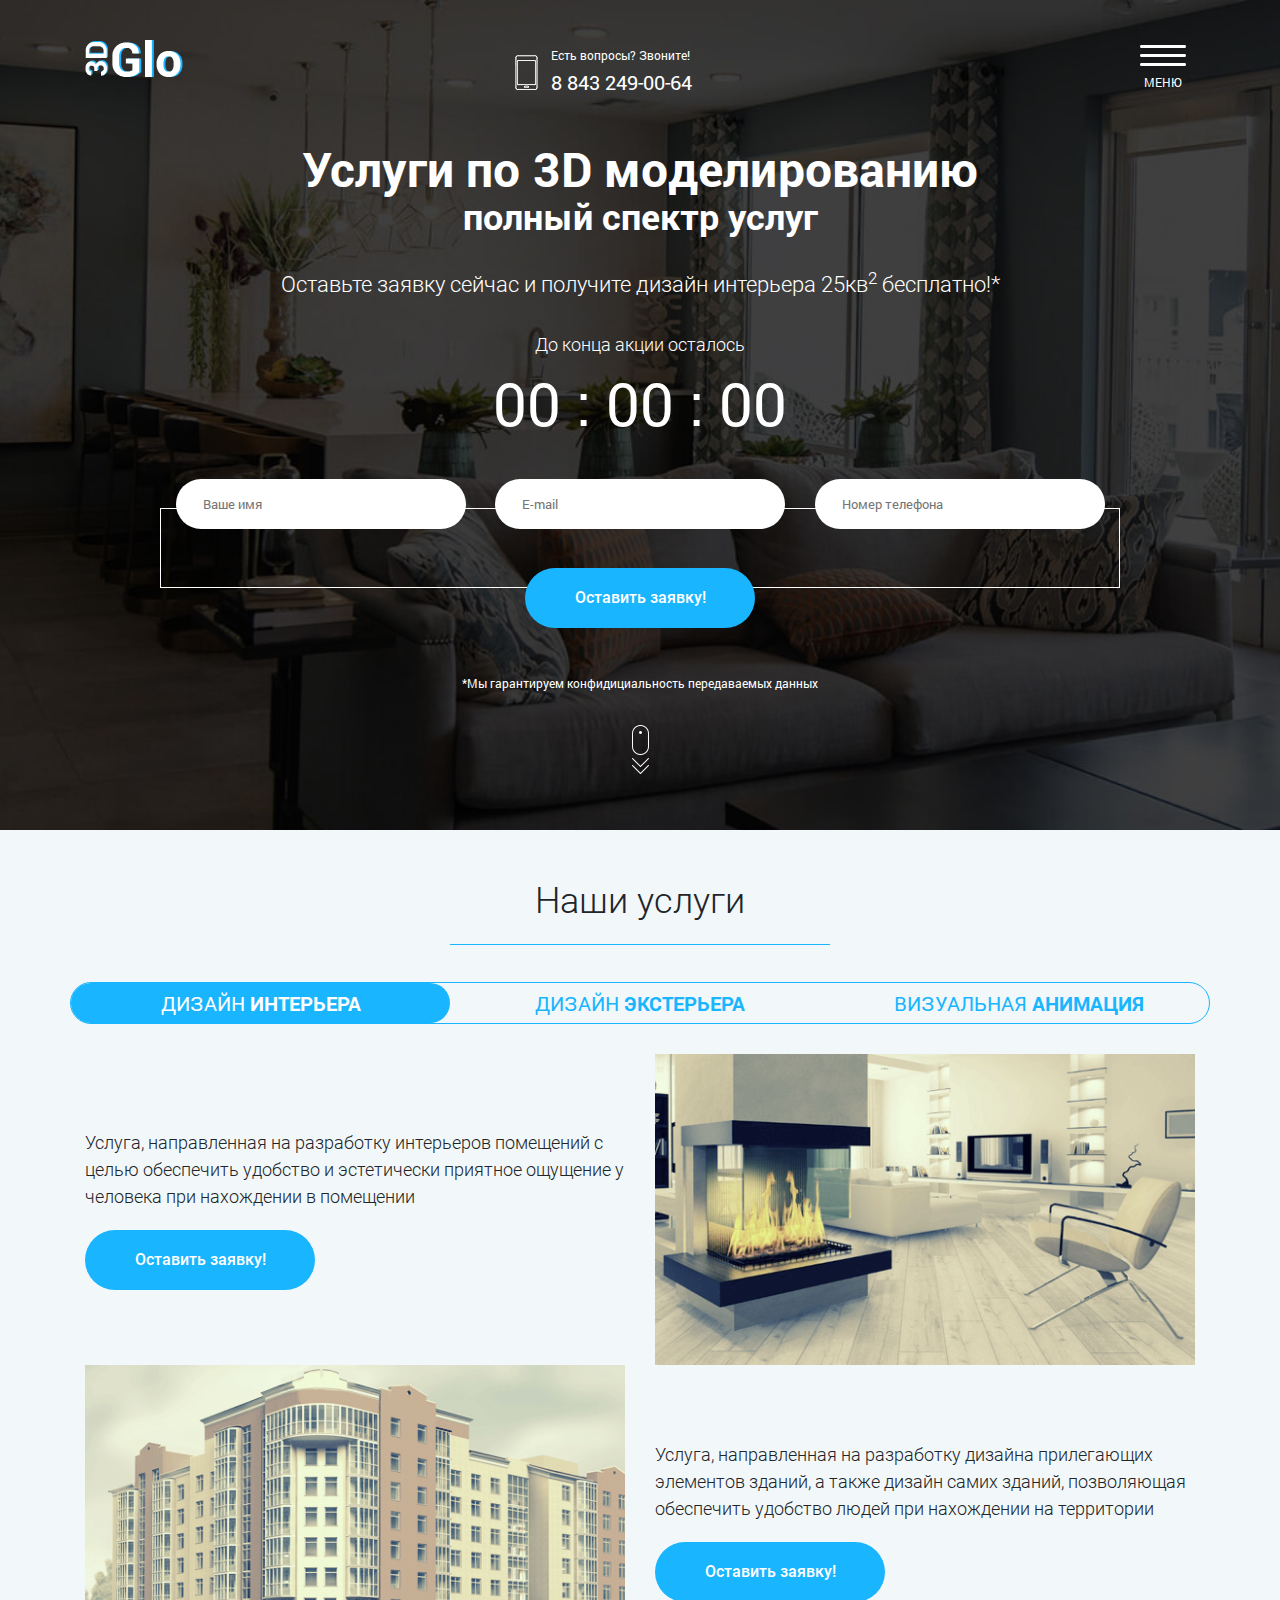
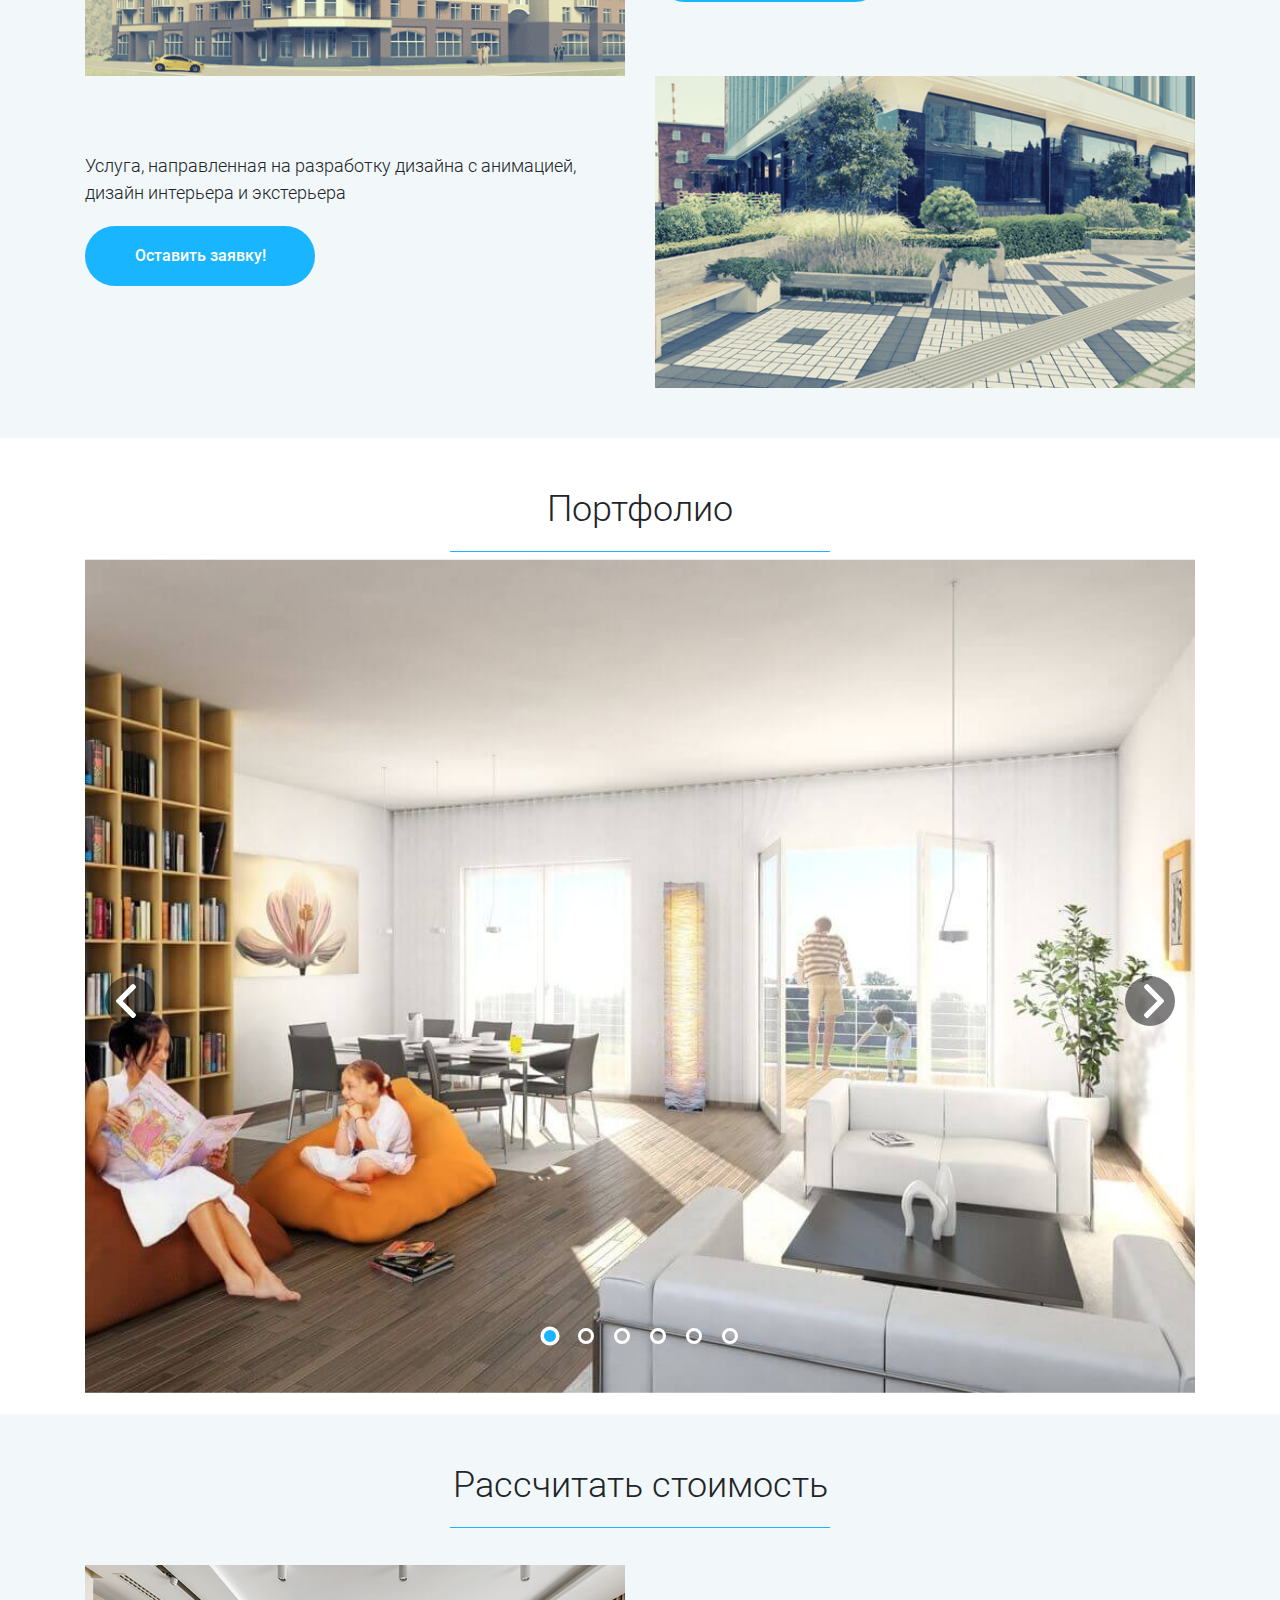
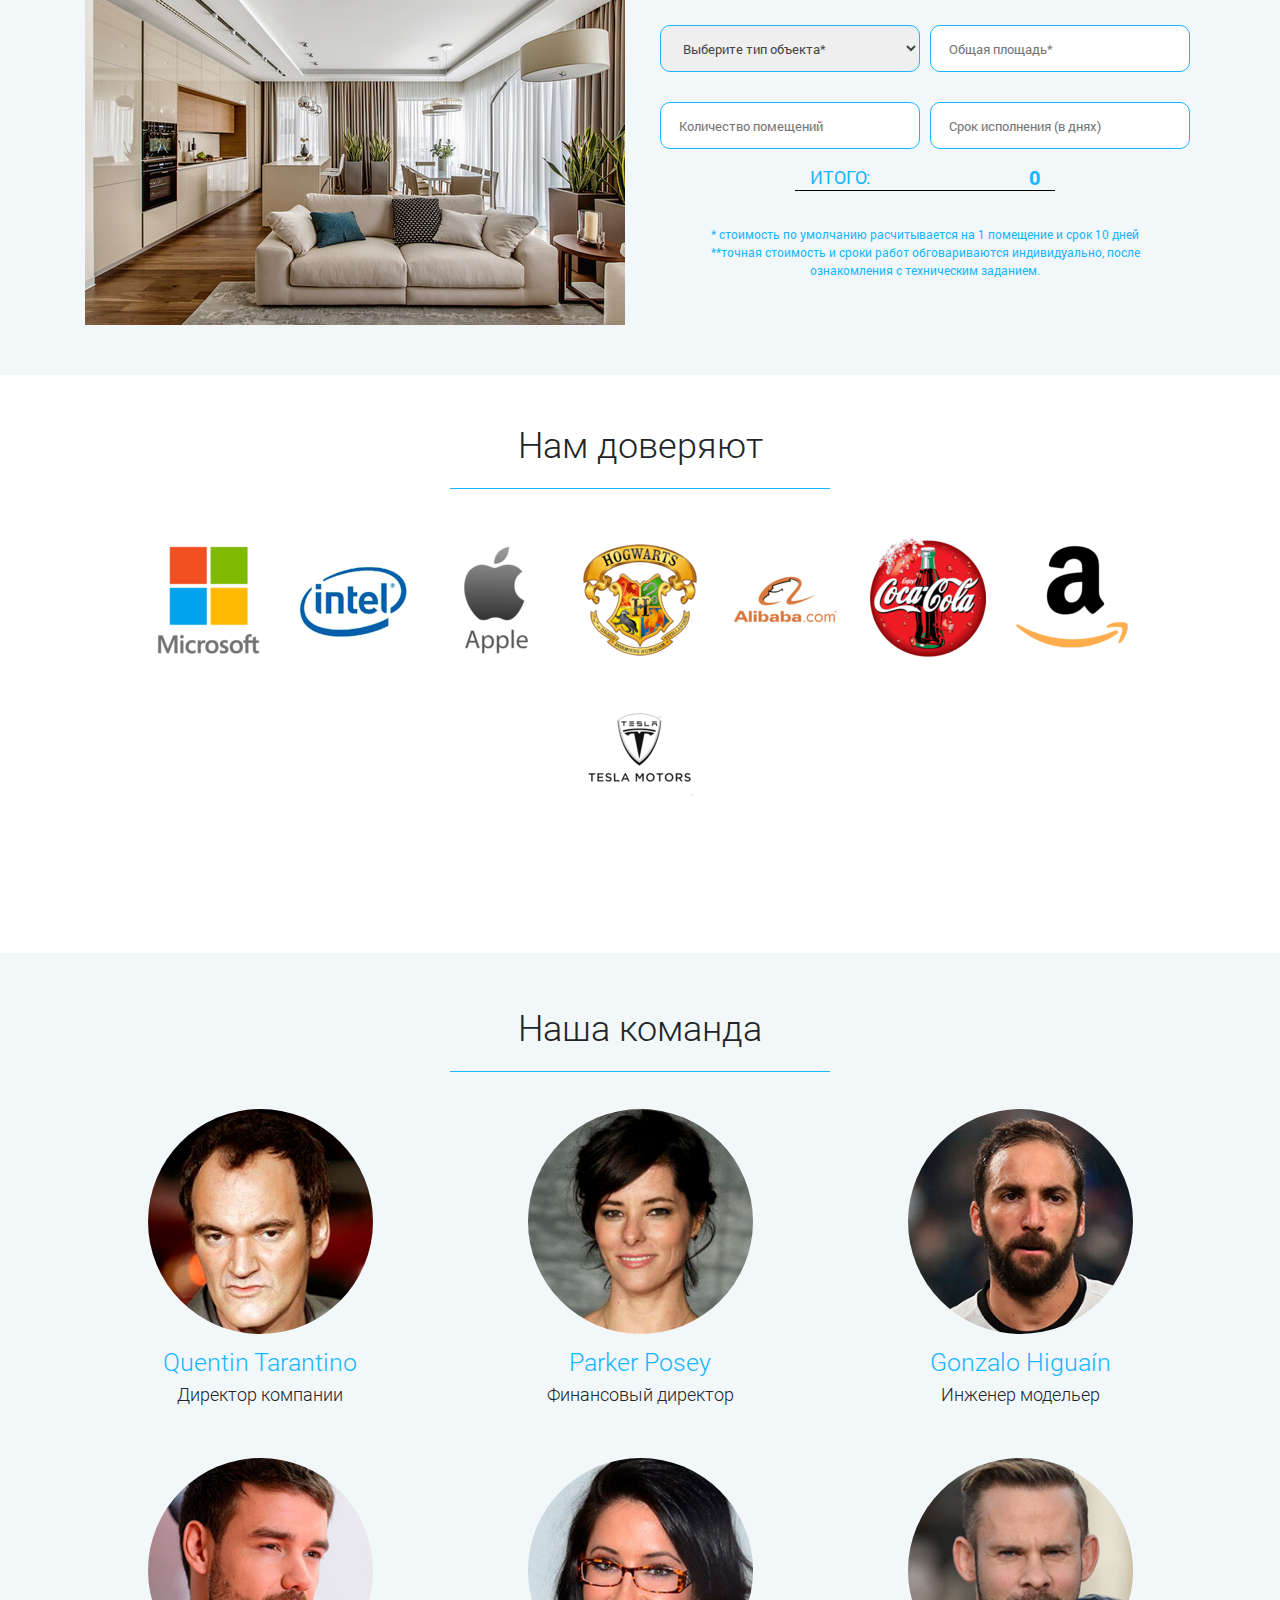
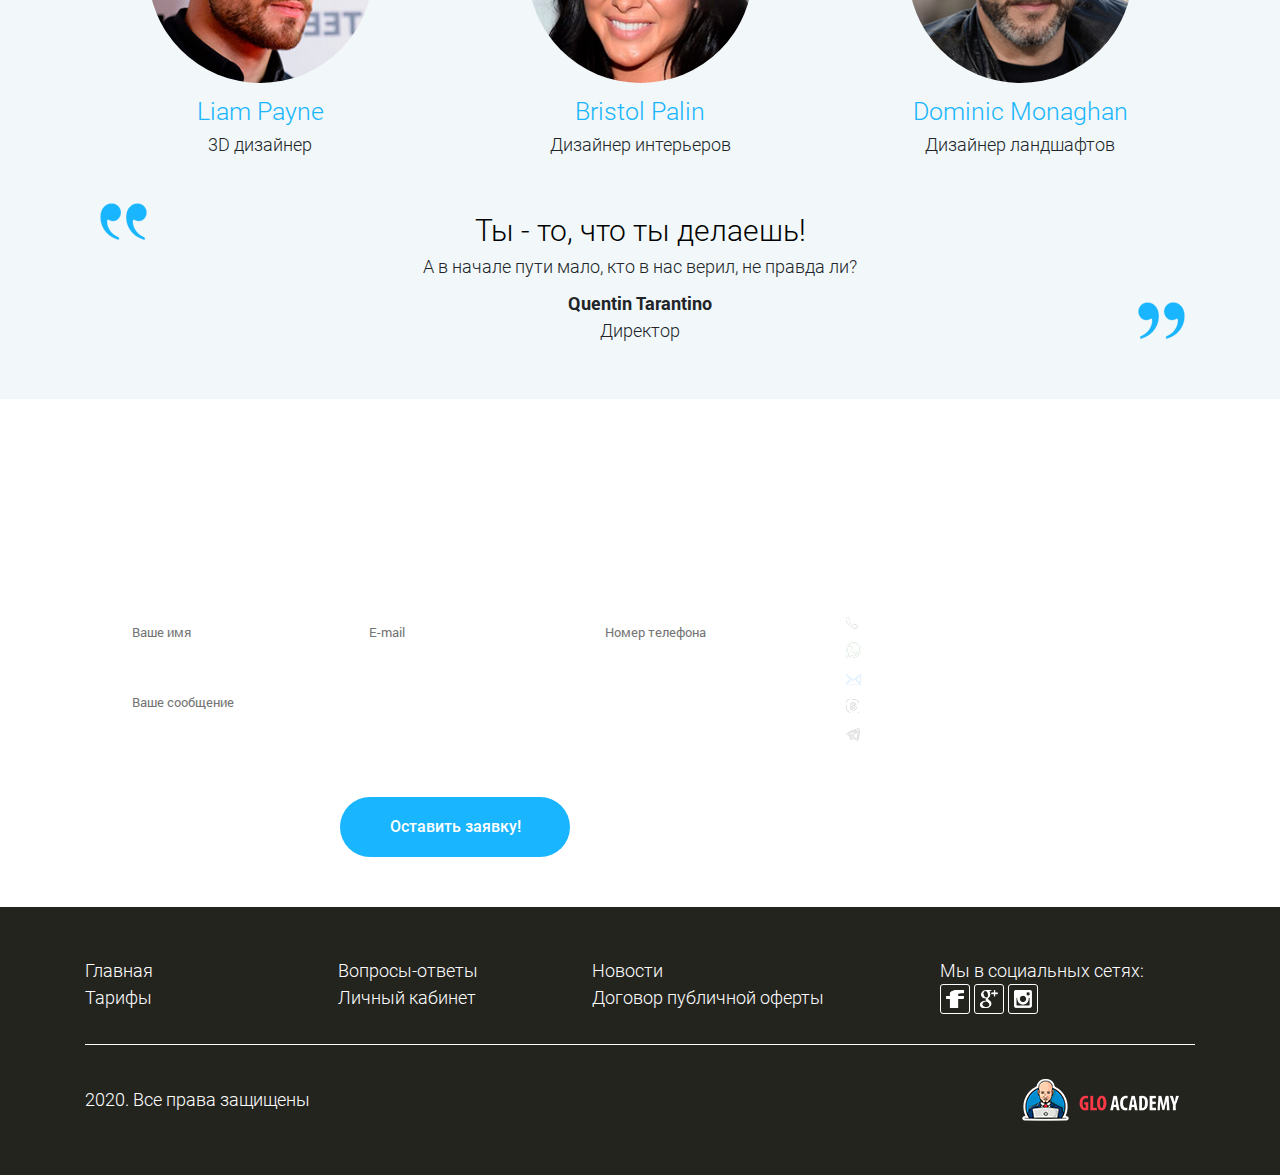
<file: maketGlo/index.html>
<!DOCTYPE html>
<html lang="ru">

<head>
	<meta charset="UTF-8">
	<meta http-equiv="X-UA-Compatible" content="IE=edge">
	<meta name="viewport" content="width=device-width, initial-scale=1">
	<title>Услуги по 3D моделированию</title>
	<link rel="stylesheet" href="./css/bootstrap.min.css">
	<link rel="stylesheet" href="./css/style.min.css">
	<link rel="apple-touch-icon" sizes="180x180" href="./images/favicon/apple-touch-icon.png">
	<link rel="icon" type="image/png" sizes="32x32" href="./images/favicon/favicon-32x32.png">
	<link rel="icon" type="image/png" sizes="16x16" href="./images/favicon/favicon-16x16.png">
	<link rel="mask-icon" href="./images/favicon/safari-pinned-tab.svg" color="#5bbad5">
	<meta name="msapplication-TileColor" content="#b91d47">
	<meta name="theme-color" content="#ffffff">
    <script src="./timer.js" defer></script>
</head>

<body>

<main>
	<header>
		<div class="container">
			<div class="row justify-content-between main-header">
				<div class="col-md-2 col-sm-4 col-4">
					<div class="logo">
						<img class="logo-img" src="images/3dglo.png" alt="...">

					</div>
				</div>
				<div class="col-md-4 col-md-offset-6 col-sm-4 col-sm-offset-2 col-5 col-offset-0">
					<div class="media phone-media">
						<div class="media-left media-middle">
							<img class="media-object" src="images/phone.svg" alt="...">
						</div>
						<div class="media-body">
							<small>Есть вопросы? Звоните!</small>
							<p class="phone">8 843 249-00-64</p>
						</div>
					</div>

				</div>
				<div class="col-md-1 col-sm-2 col-3">
					<div class="menu">
						<img src="images/menu.svg" alt=""><br>
						<small>Меню</small>
					</div>
				</div>
			</div>
		</div>
	</header>

	<h1>Услуги по 3D моделированию</h1>
	<h2>полный спектр услуг</h2>
	<div class="timer">
		<div class="timer-title">Оставьте заявку сейчас и получите дизайн интерьера 25кв<sup>2</sup> бесплатно!*
		</div>
		<div class="timer-action">
			До конца акции осталось
		</div>
		<div class="timer-numbers" id="timer">
			<span id="timer-hours">00</span>
			<span>:</span>
			<span id="timer-minutes">00</span>
			<span>:</span>
			<span id="timer-seconds">00</span>
		</div>
	</div>
	<form id="form1" name="user_form" class="main-form">
		<div class="main-form-input container">
			<div class="row">
				<div class="col-12 col-lg-4">
					<input type="text" class="form-name" id="form1-name" name="user_name" placeholder="Ваше имя" required>
				</div>
				<div class="col-12 col-lg-4">
					<input type="email" class="form-email" id="form1-email" name="user_email" placeholder="E-mail">
				</div>
				<div class="col-12 col-lg-4">
					<input type="tel" class="form-phone" id="form1-phone" name="user_phone" placeholder="Номер телефона" required>
				</div>
			</div>
		</div>
		<div class="container">
			<div class="row justify-content-center">
				<button class="btn form-btn" type="submit">Оставить заявку!</button>
			</div>
		</div>
	</form>
	<small>*Мы гарантируем конфидициальность передаваемых данных</small>
	<br>
	<a href="#service-block"><img src="images/scroll.svg" alt=""></a>
</main>


<menu>
	<a class="close-btn" href="#close">&times;</a>
	<ul>
		<li><a href="#service-block">Наши услуги</a></li>
		<li><a href="#portfolio">Портфолио</a></li>
		<li><a href="#calc">Калькулятор стоимости</a></li>
		<li><a href="#command">Наша команда</a></li>
		<li><a href="#connect">Остались вопросы?</a></li>
	</ul>
</menu>


<div id="service-block" class="service">
	<div class="container">
		<h2>Наши услуги</h2>
		<div class="underline"></div>
		<div class="row service-header">
			<div class="col-12 col-lg-4 service-header-tab active">Дизайн <span>интерьера</span></div>
			<div class="col-12 col-lg-4 service-header-tab">Дизайн <span>экстерьера</span></div>
			<div class="col-12 col-lg-4 service-header-tab">Визуальная <span>анимация</span></div>
		</div>

		<div class="service-tab row">
			<div class="service-outer col-md-6 col-sm-6 col-12">
				<div class="service-inner">
					<div class="service-text">
						<p>Услуга, направленная на разработку интерьеров помещений с целью обеспечить удобство и
							эстетически приятное ощущение у человека при нахождении в помещении</p>
						<button class="btn form-btn popup-btn">Оставить заявку!</button>
					</div>
				</div>
			</div>
			<div class="col-md-6 col-sm-6">
				<img src="images/service/service-1.png" alt="">
			</div>
		</div>


		<div class="service-tab row">
			<div class="col-md-6 col-sm-6">
				<img src="images/service/service-2.png" alt="">
			</div>
			<div class="service-outer col-md-6 col-sm-6 col-12">
				<div class="service-inner">
					<p>Услуга, направленная на разработку дизайна прилегающих элементов зданий, а также дизайн самих
						зданий, позволяющая обеспечить удобство людей при нахождении на территории</p>
					<button class="btn form-btn popup-btn">Оставить заявку!</button>

				</div>
			</div>

		</div>


		<div class="service-tab row">
			<div class="service-outer col-md-6 col-sm-6 col-12">
				<div class="service-inner">
					<p>Услуга, направленная на разработку дизайна с анимацией, дизайн интерьера и экстерьера</p>
					<button class="btn form-btn popup-btn">Оставить заявку!</button>

				</div>
			</div>
			<div class="col-md-6 col-sm-6">
				<img src="images/service/service-3.png" alt="">
			</div>
		</div>


	</div>
</div>

<div id="portfolio" class="portfolio">
	<div class="container">
		<h2>Портфолио</h2>
		<div class="underline"></div>
		<ul class="portfolio-content" id="all-progects">
			<li class="portfolio-item portfolio-item-active"><img src="images/portfilio/portfolio-01.jpg"
																														alt="portfolio"></li>
			<li class="portfolio-item"><img src="images/portfilio/portfolio-04.jpg" alt="portfolio"></li>
			<li class="portfolio-item"><img src="images/portfilio/portfolio-06.jpg" alt="portfolio"></li>
			<li class="portfolio-item"><img src="images/portfilio/portfolio-07.jpg" alt="portfolio"></li>
			<li class="portfolio-item"><img src="images/portfilio/portfolio-08.jpg" alt="portfolio"></li>
			<li class="portfolio-item"><img src="images/portfilio/portfolio-10.jpg" alt="portfolio"></li>
			<a href="#" class="portfolio-btn prev" id="arrow-left"></a>
			<a href="#" class="portfolio-btn next" id="arrow-right"></a>
			<ul class="portfolio-dots">
				<li class="dot dot-active"></li>
				<li class="dot"></li>
				<li class="dot"></li>
				<li class="dot"></li>
				<li class="dot"></li>
				<li class="dot"></li>
			</ul>
		</ul>
	</div>
</div>

<div id="calc" class="calc">
	<div class="container">
		<h2>Рассчитать стоимость</h2>
		<div class="underline"></div>
		<div class="row">
			<div class="col-lg-6 d-none d-lg-block flex">
				<img src="images/calc/flat.jpg" alt="Офис">
			</div>
			<div class="col-lg-6 col-12 flex">
				<div class="calc-block">
					<select class="calc-item calc-type" required>
						<option class="calc-option-title" value="">Выберите тип объекта*</option>
						<option value="1">Интерьер Квартиры</option>
						<option value="1.4">Интерьер Частного дома</option>
						<option value="2">Интерьер Офиса</option>
					</select>
					<input type="text" min="1" step="1" class="calc-item calc-square"
								 placeholder="Общая площадь*">
					<input type="text" min="1" step="1" class="calc-item calc-count"
								 placeholder="Количество помещений">
					<input type="text" min="1" step="1" class="calc-item calc-day"
								 placeholder="Срок исполнения (в днях)">
					<div class="calc-total">ИТОГО: <span id="total">0</span></div>
					<div class="calc-mini">* стоимость по умолчанию расчитывается на 1 помещение и срок 10 дней <br>
						**точная стоимость и сроки работ обговариваются индивидуально, после
						ознакомления с техническим заданием.
					</div>
				</div>

			</div>
		</div>
	</div>
</div>

<div id="companies" class="companies">
	<div class="container">
		<h2>Нам доверяют</h2>
		<div class="underline"></div>
		<div class="companies-wrapper">
			<div class="companies-hor">
				<div class="companies-hor-item"><img src="images/companies/companies-1.png" alt=""></div>
				<div class="companies-hor-item"><img src="images/companies/companies-2.png" alt=""></div>
				<div class="companies-hor-item"><img src="images/companies/companies-3.png" alt=""></div>
				<div class="companies-hor-item"><img src="images/companies/companies-4.png" alt=""></div>
				<div class="companies-hor-item"><img src="images/companies/companies-5.png" alt=""></div>
				<div class="companies-hor-item"><img src="images/companies/companies-6.png" alt=""></div>
				<div class="companies-hor-item"><img src="images/companies/companies-7.png" alt=""></div>
				<div class="companies-hor-item"><img src="images/companies/companies-8.png" alt=""></div>
			</div>
		</div>
	</div>
</div>

<div id="command" class="command">
	<div class="container">
		<h2>Наша команда</h2>
		<div class="underline"></div>
		<div class="row">
			<div class="col-md-4 col-sm-6 col-12">
				<img class="command__photo" src="images/command/command-1.jpg"
						 data-img="images/command/command-1a.jpg" alt="">
				<div class="description">Quentin Tarantino</div>
				<p>Директор компании</p>
			</div>
			<div class="col-md-4 col-sm-6 col-12">
				<img class="command__photo" src="images/command/command-2.jpg"
						 data-img="images/command/command-2a.jpg" alt="">
				<div class="description">Parker Posey</div>
				<p>Финансовый директор</p>
			</div>
			<div class="col-md-4 col-sm-6 col-12">
				<img class="command__photo" src="images/command/command-3.jpg"
						 data-img="images/command/command-3a.jpg" alt="">
				<div class="description">Gonzalo Higuaín</div>
				<p>Инженер модельер</p>
			</div>
			<div class="col-md-4 col-sm-6 col-12">
				<img class="command__photo" src="images/command/command-4.jpg"
						 data-img="images/command/command-4a.jpg" alt="">
				<div class="description">Liam Payne</div>
				<p>3D дизайнер</p>
			</div>
			<div class="col-md-4 col-sm-6 col-12">
				<img class="command__photo" src="images/command/command-5.jpg"
						 data-img="images/command/command-5a.jpg" alt="">
				<div class="description">Bristol Palin</div>
				<p>Дизайнер интерьеров</p>
			</div>
			<div class="col-md-4 col-sm-6 col-12">
				<img class="command__photo" src="images/command/command-6.jpg"
						 data-img="images/command/command-6a.jpg" alt="">
				<div class="description">Dominic Monaghan</div>
				<p>Дизайнер ландшафтов</p>
			</div>
		</div>
		<div class="quote">
			<img class="cov-left" src="images/command/cov-1.png" alt="">
			<div class="description">Ты - то, что ты делаешь!</div>
			<p>А в начале пути мало, кто в нас верил, не правда ли?</p>
			<span>Quentin Tarantino</span>
			<p>Директор</p>
			<img class="cov-right" src="images/command/cov-2.png" alt="">
		</div>
	</div>
</div>

<div id="connect" class="connect">
	<div class="container">
		<h2>Остались вопросы?</h2>
		<div class="underline"></div>
		<div class="description">Задайте их в форме ниже и наши специалисты свяжуться с Вами!</div>
		<div class="row">
			<div class="col-md-8 col-sm-8 col-12">
				<form id="form2" name="user_form" class="footer-form">
					<div class="footer-form-input">
						<div class="row">
							<div class="col-md-4 col-md-offset-0 col-sm-12 col-sm-offset-0">
								<input class="top-form" id="form2-name" type="text" name="user_name"
											 placeholder="Ваше имя" required>
							</div>
							<div class="col-md-4 col-md-offset-0 col-sm-12 col-sm-offset-0">
								<input class="top-form form-email" id="form2-email" type="email" name="user_email"
											 placeholder="E-mail">
							</div>
							<div class="col-md-4 col-md-offset-0 col-sm-12 col-sm-offset-0">
								<input class="top-form form-phone" id="form2-phone" type="tel" name="user_phone"
											 placeholder="Номер телефона" required>
							</div>
							<div class="col-md-12 col-sm-12 col-12">
								<input class="mess" id="form2-message" name="user_message"
											 placeholder="Ваше сообщение">
							</div>
						</div>
					</div>

					<div class="justify-content-center">
						<div>
							<button class="btn form-btn" type="submit">Оставить заявку!</button>
						</div>
					</div>
				</form>
			</div>

			<div class="col-md-4 col-sm-4 col-12">
				<div class="connect-adress">
					<img src="images/connect/phone.svg" alt="">
					<p>+ 7 843 249 00 64</p>
				</div>
				<div class="connect-adress">
					<img src="images/connect/whatsapp.svg" alt="">
					<p>+ 7 843 249 00 64</p>
				</div>
				<div class="connect-adress">
					<img src="images/connect/letter.svg" alt="">
					<p>manager@glo-academy.ru</p>
				</div>
				<div class="connect-adress">
					<img src="images/connect/skype.svg" alt="">
					<p>skype: glo-academy</p>
				</div>
				<div class="connect-adress">
					<img src="images/connect/tele.svg" alt="">
					<p>telegram: glo-academy</p>
				</div>
				<p>График работы: с 9-00 до 18-00. Пн.-Пт.</p>
			</div>
		</div>
	</div>
</div>

<footer>
	<div class="container">
		<div class="row justify-content-between">
			<div class="col-md-2 col-sm-2 col-12">
				<a href="#">Главная</a><br>
				<a href="#">Тарифы</a><br>
			</div>
			<div class="col-md-2 col-sm-3 col-12">
				<a href="#">Вопросы-ответы</a><br>
				<a href="#">Личный кабинет</a><br>
			</div>
			<div class="col-md-3 col-sm-4 col-12">
				<a href="#">Новости</a><br>
				<a href="#">Договор публичной оферты</a><br>
			</div>
			<div class="col-md-3 col-md-offset-2 col-sm-3 col-sm-offset-0 col-12 col-offset-0">
				<p>Мы в социальных сетях:</p>
				<a href=""><img src="images/footer/face.svg" alt=""></a>
				<a href=""><img src="images/footer/google.svg" alt=""></a>
				<a href=""><img src="images/footer/insta.svg" alt=""></a>
			</div>
		</div>
		<div class="line"></div>
		<div class="row">
			<div class="col-md-6 col-sm-6 col-12 d-flex align-items-center">
				<p>2020. Все права защищены</p>
			</div>
			<div class="col-md-6 col-sm-6 col-12 web">
				<img src="./images/footer/academy.png" alt="">
			</div>
		</div>
	</div>
</footer>

<div class="popup">
	<div class="popup-content">
		<button class="popup-close">&times;</button>
		<div class="main-form">
			<h3>Введите свои данные для связи с нами!</h3>
			<form id="form3" name="user_form">
				<div>
					<input type="text" class="form-name" id="form3-name" name="user_name" placeholder="Ваше имя"
								 required>
				</div>
				<div>
					<input type="tel" class="form-phone" id="form3-phone" name="user_phone"
								 placeholder="Ваш номер телефона" required>
				</div>
				<div>
					<input type="email" class="form-email" id="form3-email" name="user_email"
								 placeholder="Ваш E-mail">
				</div>
				<button class="btn form-btn" type="submit">Оставить заявку!</button>
			</form>
		</div>
	</div>
</div>

</body>
</html>
</file>
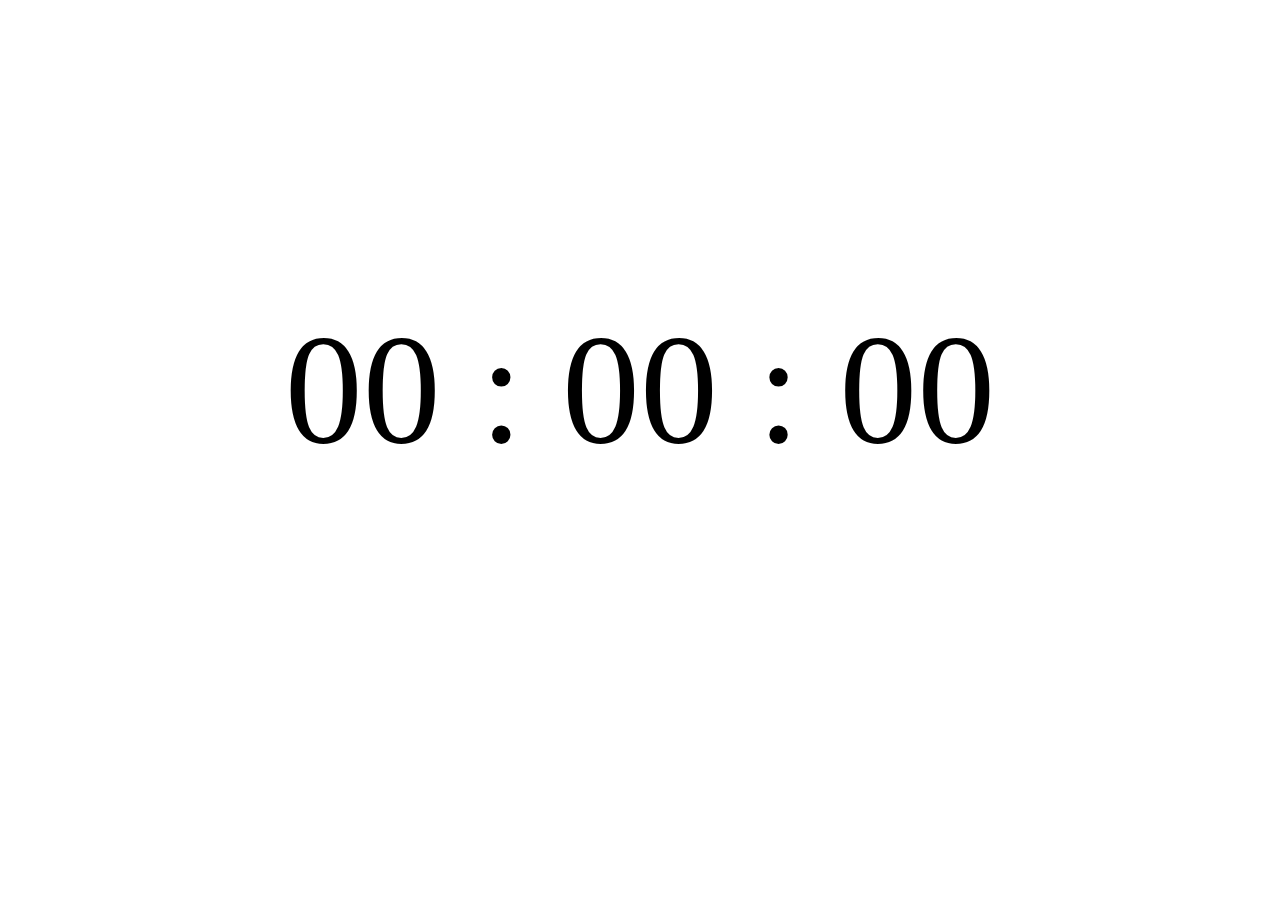
<file: maketGlo/main.html>
<!DOCTYPE html>
<html lang="en">
<head>
    <meta charset="UTF-8">
    <meta http-equiv="X-UA-Compatible" content="IE=edge">
    <meta name="viewport" content="width=device-width, initial-scale=1.0">
    <link rel="stylesheet" href="./main.css">
    <title>timer</title>
</head>
<body>
    <div class="timer">
        <div class="timer-numbers" id="timer">
			<span class="hours" id="timer-hours">00</span>
			<span>:</span>
			<span class="minutes" id="timer-minutes">00</span>
			<span>:</span>
			<span class="seconds" id="timer-seconds">00</span>
		</div>
    </div>
    
    <script src="./main.js"></script>
</body>
</html>
</file>
<file: maketGlo/main.css>
.timer{
margin: auto;
font-size: 56px;
margin-top: 100px;
}

.timer-numbers{
    font-size: 156px;
    margin: auto;
    text-align: center;
    margin-top: 300px;
}
.timer-hours{
    font-size: 56px;
}
</file>
<file: maketGlo/css/style.min.css>
@font-face{font-family:Roboto;src:url(../fonts/Roboto-Light.eot);src:url(../fonts/Roboto-Light.eot?#iefix) format("embedded-opentype"),url(../fonts/Roboto-Light.woff2) format("woff2"),url(../fonts/Roboto-Light.woff) format("woff"),url(../fonts/Roboto-Light.ttf) format("truetype"),url(../fonts/Roboto-Light.svg#Roboto-Light) format("svg");font-weight:300;font-style:normal;font-display:swap}@font-face{font-family:Roboto;src:url(../fonts/Roboto-Regular.eot);src:url(../fonts/Roboto-Regular.eot?#iefix) format("embedded-opentype"),url(../fonts/Roboto-Regular.woff2) format("woff2"),url(../fonts/Roboto-Regular.woff) format("woff"),url(../fonts/Roboto-Regular.ttf) format("truetype"),url(../fonts/Roboto-Regular.svg#Roboto-Regular) format("svg");font-weight:400;font-style:normal;font-display:swap}@font-face{font-family:Roboto;src:url(../fonts/Roboto-Medium.eot);src:url(../fonts/Roboto-Medium.eot?#iefix) format("embedded-opentype"),url(../fonts/Roboto-Medium.woff2) format("woff2"),url(../fonts/Roboto-Medium.woff) format("woff"),url(../fonts/Roboto-Medium.ttf) format("truetype"),url(../fonts/Roboto-Medium.svg#Roboto-Medium) format("svg");font-weight:500;font-style:normal;font-display:swap}@font-face{font-family:Roboto;src:url(../fonts/Roboto-Bold.eot);src:url(../fonts/Roboto-Bold.eot?#iefix) format("embedded-opentype"),url(../fonts/Roboto-Bold.woff2) format("woff2"),url(../fonts/Roboto-Bold.woff) format("woff"),url(../fonts/Roboto-Bold.ttf) format("truetype"),url(../fonts/Roboto-Bold.svg#Roboto-Bold) format("svg");font-weight:700;font-style:normal;font-display:swap}html{font-size:10px}.flex{display:-webkit-box;display:-ms-flexbox;display:flex;-ms-flex-wrap:wrap;flex-wrap:wrap}img{max-width:100%}body{font-family:Roboto,sans-serif;font-weight:400;text-align:center;font-size:1.8rem}body .container{max-width:1140px}body .btn.active.focus,body .btn.active:focus,body .btn.focus,body .btn:active.focus,body .btn:active:focus,body .btn:focus{outline:0}body a:focus,body button:active,body button:focus,body input:focus,body textarea:focus{outline:0}body .menu:hover{cursor:pointer}body menu{position:fixed;width:50%;height:100vh;background-color:#000;opacity:.9;left:0;margin:0;top:0;z-index:99;display:-webkit-box;display:-ms-flexbox;display:flex;-webkit-box-align:center;-ms-flex-align:center;align-items:center;-webkit-box-pack:center;-ms-flex-pack:center;justify-content:center;-webkit-transform:translateX(-100%);transform:translateX(-100%)}body .active-menu{-webkit-transition:1s;transition:1s;-webkit-transform:translateX(100%);transform:translateX(100%)}body ul{list-style:none;padding:0;margin:0;line-height:3}body li a{font-size:2rem;color:#fff}body a:hover{text-decoration:none;color:#19b5fe}body p{font-weight:300;margin:0}body .close-btn{position:fixed;top:30px;left:30px;font-size:3rem;-webkit-transition:.2s;transition:.2s;-webkit-transform-origin:50% 53%;transform-origin:50% 53%;display:block;line-height:3rem;text-align:center;width:3rem;height:3rem;color:#19b5fe}body .close-btn:hover{-webkit-transform:rotate(180deg);transform:rotate(180deg)}body .underline{display:inline-block;border-bottom:1px solid #19b5fe;width:38rem;margin-bottom:3rem}body h1{font-size:4.8rem;font-family:Roboto,sans-serif;font-weight:700;letter-spacing:.1px;line-height:.9}body h2{font-size:3.6rem;font-weight:300;margin-bottom:2rem}body .description{font-size:2.5rem}body small{font-size:1.2rem}body .main-form input{width:29rem;height:5rem;border-radius:5rem;font-size:1.3rem;border:none;padding-left:2.7rem;color:#000}body .form-btn{display:block;font-size:1.6rem;color:#fff;font-family:Roboto,sans-serif;font-weight:500;background-color:#19b5fe;border-radius:5rem;width:23rem;height:6rem;margin-top:20px}body .btn.focus,body .btn:focus,body .btn:hover{color:#fff}body button:hover{background-color:#ade4f4}main{padding-top:1rem;padding-bottom:2.6rem;background:url(../images/main-bg.jpg) center/cover no-repeat fixed;color:#fff}main h2{font-family:Roboto,sans-serif;font-weight:700}main header{text-align:left;padding-top:3rem;padding-bottom:3rem}main header .menu{text-align:center}main header .menu small{text-transform:uppercase}main header .logo-img{max-width:100%}main header .phone-media{text-align:left;display:-webkit-box;display:-ms-flexbox;display:flex;-webkit-box-align:center;-ms-flex-align:center;align-items:center}main header .phone-media .media-object{margin-top:8px;margin-right:10px}main header .phone-media .media-body small{font-size:1.15rem}main header .phone-media .phone{font-family:Roboto,sans-serif;font-weight:400;font-size:2rem}main header .main-header{margin-bottom:2rem}main .timer{margin-top:3rem;margin-bottom:6rem}main .timer-action,main .timer-title{font-weight:300}main .timer-title{font-size:2.2rem}main .timer-action{margin-top:3rem}main .timer-numbers{font-size:6rem}main .main-form-input{display:inline-block;width:96rem;height:8rem;border:1px solid #fefefe}main .main-form-input input{-webkit-transform:translateY(-3rem);transform:translateY(-3rem)}main .main-form .form-btn{display:inline-block;text-align:center;-webkit-transform:translateY(-4rem);transform:translateY(-4rem)}main a{display:inline-block;margin:3rem auto;-webkit-transition:1s;transition:1s}.service{background-color:#f2f8f9;padding:5rem}.service-header{border:1px solid #19b5fe;border-radius:3rem;margin-bottom:3rem;display:-webkit-box;display:-ms-flexbox;display:flex;-ms-flex-wrap:wrap;flex-wrap:wrap;-webkit-box-pack:justify;-ms-flex-pack:justify;justify-content:space-between}.service-header-tab{-webkit-box-flex:1;-ms-flex-positive:1;flex-grow:1;height:auto;text-transform:uppercase;vertical-align:middle;padding:.5rem 1rem;cursor:pointer;margin:0;font-weight:400;color:#19b5fe;font-size:2rem}.service-header-tab.active{background-color:#19b5fe;border-radius:3rem;color:#fff!important}.service-header-tab span{font-weight:700}.service .description{font-weight:300;color:#19b5fe}.service .service-outer{text-align:left}.service .service-inner{padding:14% 0 0}.service img{width:100%}.portfolio{padding:5rem 0}.portfolio-content{position:relative;height:775px;margin:0 auto;display:block}@media (max-width:1024px){.portfolio-content{height:650px}}.portfolio-item{position:absolute;top:50%;left:50%;-webkit-transform:translate(-50%,-50%);transform:translate(-50%,-50%);width:100%;opacity:0;-webkit-transition:opacity .5s;transition:opacity .5s}.portfolio-item img{height:auto;width:100%;position:absolute;top:50%;left:50%;-webkit-transform:translate(-50%,-50%);transform:translate(-50%,-50%)}.portfolio-item-active{opacity:1;-webkit-transition:opacity .5s;transition:opacity .5s}.portfolio-btn{position:absolute;cursor:pointer;top:50%;z-index:5;width:50px;height:50px;background-color:rgba(0,0,0,.5);background-repeat:no-repeat;background-size:34px;border-radius:50%;-webkit-transition:background-color .2s;transition:background-color .2s}.portfolio-btn.prev{left:20px;background-image:url(../images/icons/left-arrow.svg);background-position:25% 50%}.portfolio-btn.next{right:20px;background-image:url(../images/icons/right-arrow.svg);background-position:75% 50%}.portfolio-btn:hover{background-color:rgba(0,0,0,.8);-webkit-transition:background-color .2s;transition:background-color .2s}.portfolio-dots{position:absolute;bottom:20px;width:100%;margin:20px auto 0;display:-webkit-box;display:-ms-flexbox;display:flex;-webkit-box-pack:center;-ms-flex-pack:center;justify-content:center;z-index:5}.portfolio-dots .dot{cursor:pointer;height:16px;width:16px;margin:0 10px;border-radius:50%;border:solid #fff;display:inline-block;-webkit-transition:background-color,-webkit-transform .4s;transition:background-color,transform .4s,-webkit-transform .4s}.portfolio-dots .dot-active{background-color:#19b5fe;-webkit-transform:scale(1.2);transform:scale(1.2)}.portfolio-dots .dot:hover{background-color:#53c6fe;-webkit-transform:scale(1.2);transform:scale(1.2)}.prove{padding:5rem;background-color:#f2f8f9}.prove img{border-bottom:1px solid #19b5fe;padding-bottom:1rem}.companies{padding:5rem}.companies .companies-hor{width:100%;margin-bottom:6.4rem}.companies .companies-hor-item{margin:0 1.2rem;display:inline-block;height:140px}.companies img{vertical-align:middle}.command{background-color:#f2f8f9;padding:5.5rem}.command p{margin-bottom:5rem}.command .description{font-weight:300;color:#19b5fe}.command .quote{position:relative}.command .quote .description{font-size:3rem;color:#000}.command .quote p{margin-bottom:0}.command .quote span{display:inline-block;margin-top:1rem;font-family:Roboto,sans-serif;font-weight:700}.command .quote .cov-left{position:absolute;top:-.5rem;left:1.5rem}.command .quote .cov-right{position:absolute;bottom:-.5rem;right:1rem}.command img{margin-bottom:1rem}.command__photo{width:225px;border-radius:50%}.calc{padding:5rem;background-color:#f2f8f9}.calc img{margin:auto;width:100%}.calc-block{display:-webkit-box;display:-ms-flexbox;display:flex;-ms-flex-wrap:wrap;flex-wrap:wrap;-ms-flex-pack:distribute;justify-content:space-around;margin:auto}.calc-item{-ms-flex-preferred-size:48%;flex-basis:48%;min-width:200px;height:47px;border-radius:1rem;border:1px solid #19b5fe;margin:15px 0;color:#464646;font-size:13px;font-weight:400;padding-left:18px;outline:transparent}.calc-total{border-bottom:1px solid #000;-ms-flex-preferred-size:48%;flex-basis:48%;color:#19b5fe;font-size:18px;text-align:left;padding:0 15px;line-height:26px;min-width:200px}.calc-total span{float:right;font-size:20px;font-weight:700}.calc-mini{margin:34px auto 0;color:#19b5fe;font-size:12px;font-weight:400;max-width:435px}.calc input[type=number]{-moz-appearance:textfield}.calc input[type=number]:focus,.calc input[type=number]:hover{-moz-appearance:number-input}.calc input[type=number]::-webkit-inner-spin-button,.calc input[type=number]::-webkit-outer-spin-button{-webkit-appearance:none;margin:0}.connect{padding-top:5rem;padding-bottom:5rem;background-image:url(../images/connect/connect-bg.jpg);background-attachment:fixed;background-position:center;color:#fff}.connect .row{margin-left:0;margin-right:0}.connect .form-btn{margin:auto}.connect .description{font-weight:300;margin-top:-2rem;margin-bottom:4rem}.connect .underline{border-bottom:1px solid #fff}.connect .footer-form .top-form{width:100%;height:4.9rem;border-radius:.7rem;font-size:1.3rem;border:none;padding-left:1.7rem;color:#000}.connect .footer-form .mess{width:100%;border-radius:1rem;font-size:1.3rem;border:none;padding-top:1rem;padding-left:1.7rem;padding-bottom:6rem;color:#000;margin-top:2rem;margin-bottom:2rem;height:10rem}.connect-adress{text-align:left}.connect-adress img,.connect-adress p{display:inline-block}.connect-adress img{border:1px solid #fff;border-radius:3px;padding:5px;margin-right:1rem}.connect p{text-align:left}footer{background-color:#24241f;padding:5rem;text-align:left;color:#fff}footer a{font-weight:300;color:#fff}footer a img{text-align:center;border:1px solid #fff;border-radius:3px;padding:.5rem;height:3rem;width:3rem}footer .line{margin:3rem auto;border-bottom:1px solid #fff}footer .web{text-align:right}.popup{display:none;position:fixed;left:0;top:0;bottom:0;width:100%;height:100%;z-index:9;background-color:rgba(0,0,0,.5)}.popup .main-form input{display:block;left:0;width:100%;margin-right:0;margin-top:1.5rem}.popup h3{color:#fff}.popup .popup-content{position:fixed;text-align:center;width:40rem;left:38%;top:10%;-webkit-transform:translateX(-50px);transform:translateX(-50px);padding:2rem 6rem;background-color:#24241f}.popup .form-btn{width:100%;margin-bottom:3rem;margin-top:1.5rem}.popup .popup-close{position:absolute;z-index:999999;top:0;right:1rem;width:2rem;text-align:center;border:none;background:#24241f;font-size:3rem;color:#19b5fe}.thanks-block{padding-top:10rem;background-image:url(../images/main-bg.jpg);background-position:center;text-align:center;height:50rem}.thanks-block h2{color:#19b5fe;margin-bottom:2rem}.thanks-block h3{font-size:2rem;color:#19b5fe;margin-bottom:2rem}.thanks-block h4{font-size:2rem;text-transform:uppercase}.thanks-block a{color:#fff}@media (max-width:991px){body{font-size:1.5rem}body h1{font-size:4rem}body h2{font-size:3rem}body .main-form input{display:block}body .connect .col-sm-12{padding-left:0}body .connect .footer-form input{display:block;margin-bottom:1rem}body .form-btn{margin-left:0}main header .phone-media .phone{font-size:1.8rem}main .description{margin-bottom:2rem}main .main-form-input{width:100%;border:none;height:auto}main .main-form-input input{-webkit-transform:translateY(0);transform:translateY(0);display:inline-block;text-align:center;margin-bottom:1rem;padding-left:0}main .main-form .form-btn{margin:auto;-webkit-transform:translateY(0);transform:translateY(0)}.service-inner{padding:0}.service img{margin-bottom:5rem}.portfolio-content{height:565px;width:100%}.portfolio a{font-size:1.2rem}.portfolio .row{display:none}.portfolio .slider{display:inline-block;width:360px}.process p{font-size:2.3rem}.calc-mini{max-width:100%}}@media (max-width:767px){body{font-size:1.3rem}body ul{line-height:3}body li a{font-size:1.5rem}body .underline{width:30rem}body h1{font-size:3.3rem}body h2{font-size:2.5rem}body .description{font-size:2rem}main a{margin:1rem auto}main header{padding-top:1rem;padding-bottom:1rem}main header .phone-media{text-align:left;line-height:1.5rem}main header .phone-media .phone{font-family:Roboto,sans-serif;font-size:1.3rem;font-weight:700}.service .description,main .main-form .form-btn{margin-top:3rem}.service-inner{padding:0}.portfolio{height:100%}.portfolio-content{height:400px}.portfolio-dots{display:none}.portfolio a{font-size:1rem}.portfolio .tabs ul{border:none}.portfolio .tabs ul li{margin-bottom:1rem;border:1px solid #19b5fe;border-radius:3rem}.process .circle{display:block;margin:0 auto}.process p{padding:0;margin-top:0;margin-bottom:3rem}.command .quote img,.process img{display:none}.connect .col-sm-12{padding-right:0}.connect .form-btn{width:100%;height:5rem;font-size:1.3rem;margin-bottom:1rem}footer .web{text-align:left}.popup .popup-content{left:30%}}@media (max-width:690px){body .form-btn{height:4rem}.popup-content{left:25%}.portfolio-btn{width:40px;height:40px}.portfolio-btn.next{right:10px}.portfolio-btn.prev{left:10px}}@media (max-width:575px){.service img{display:none}.calc-mini{max-width:330px}}@media (max-width:500px){.popup .popup-content{left:18%}.portfolio-content{height:240px}}@media (max-width:448px){body nav{width:100%}body .active-menu{-webkit-transform:translateX(0);transform:translateX(0)}body .underline{width:100%}body h1{font-size:2.2rem}body h2{font-size:2rem}body .description{font-size:1.5rem}main header{padding-bottom:0}main header .phone-media img,main header .phone-media small{display:none}main header .menu,main header .phone-media .phone{margin-top:1rem}main header .menu small{display:none}.service .form-btn{width:16rem;height:5rem}.process p{font-size:1.8rem}.command img{width:100%}.popup .popup-content{left:15%;width:100%}.portfolio-btn{width:35px;height:35px}.portfolio-btn.next{right:5px}.portfolio-btn.prev{left:5px}}
</file>
